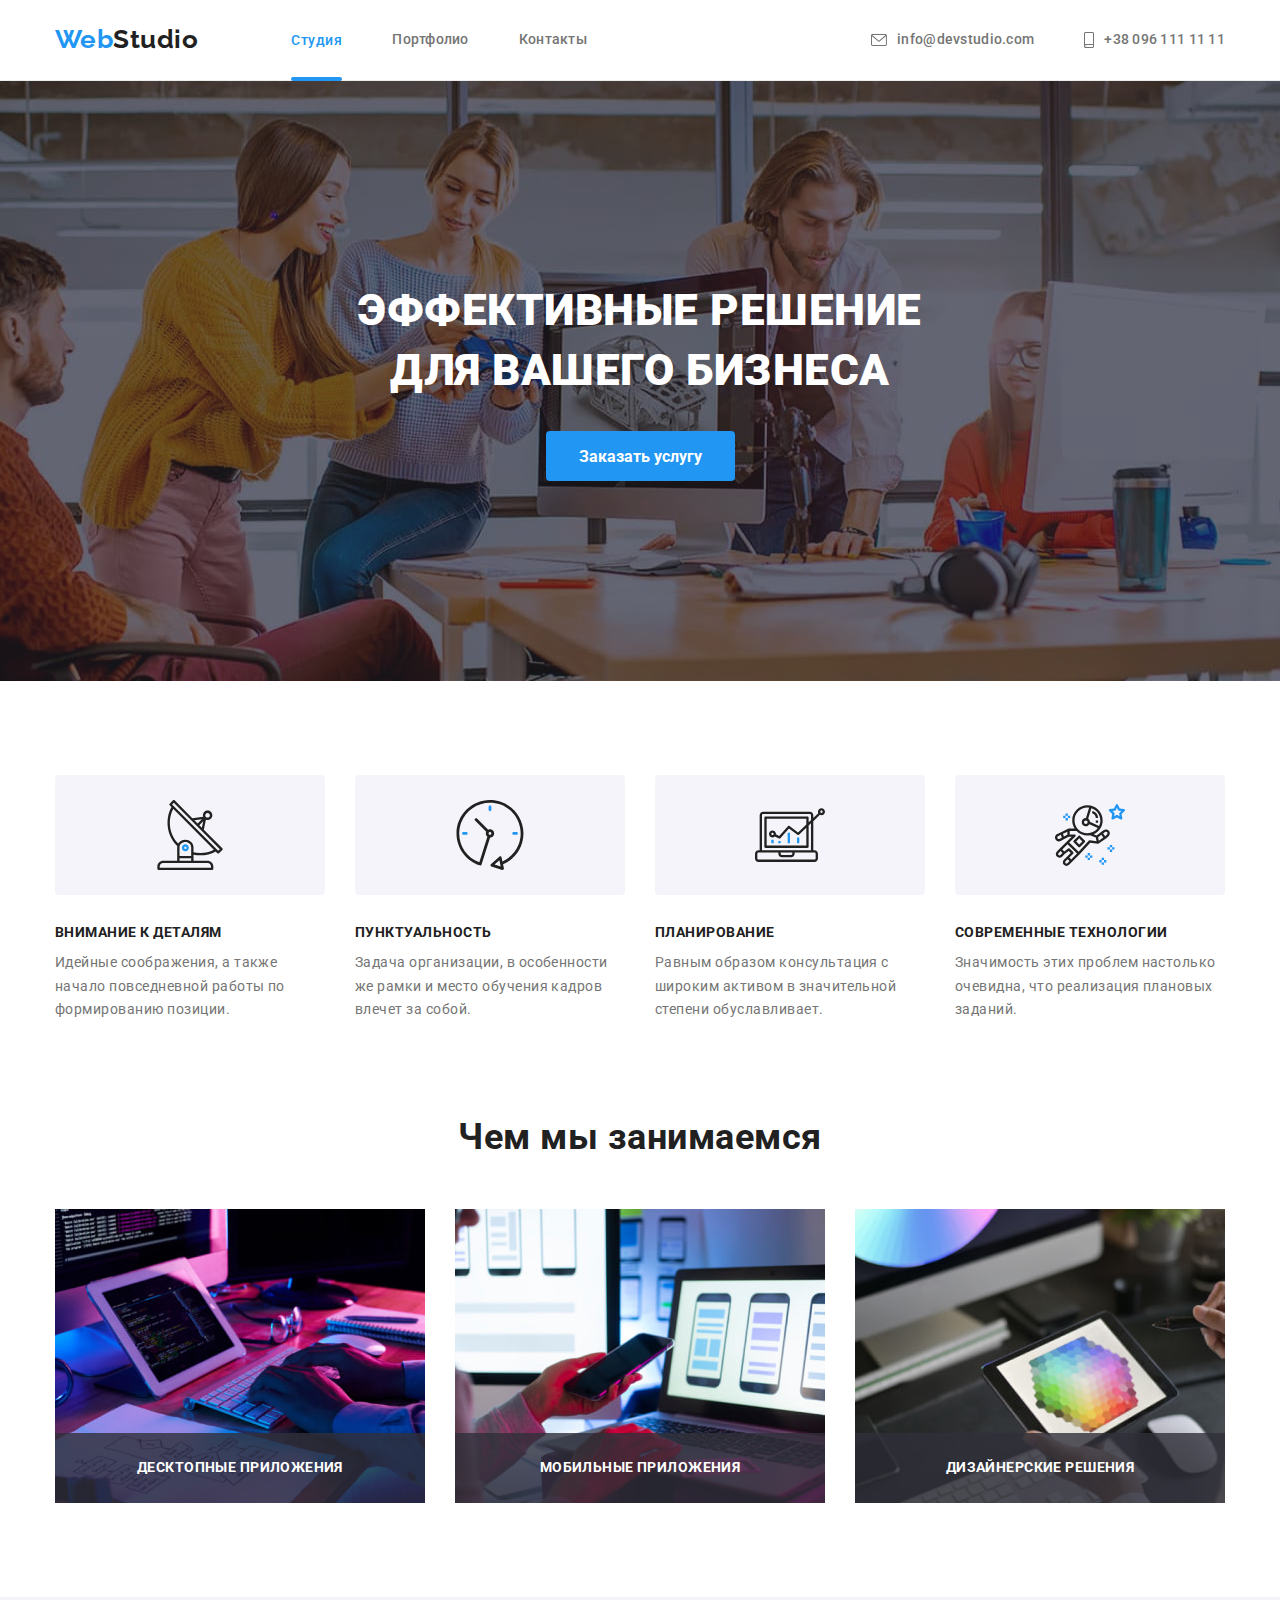
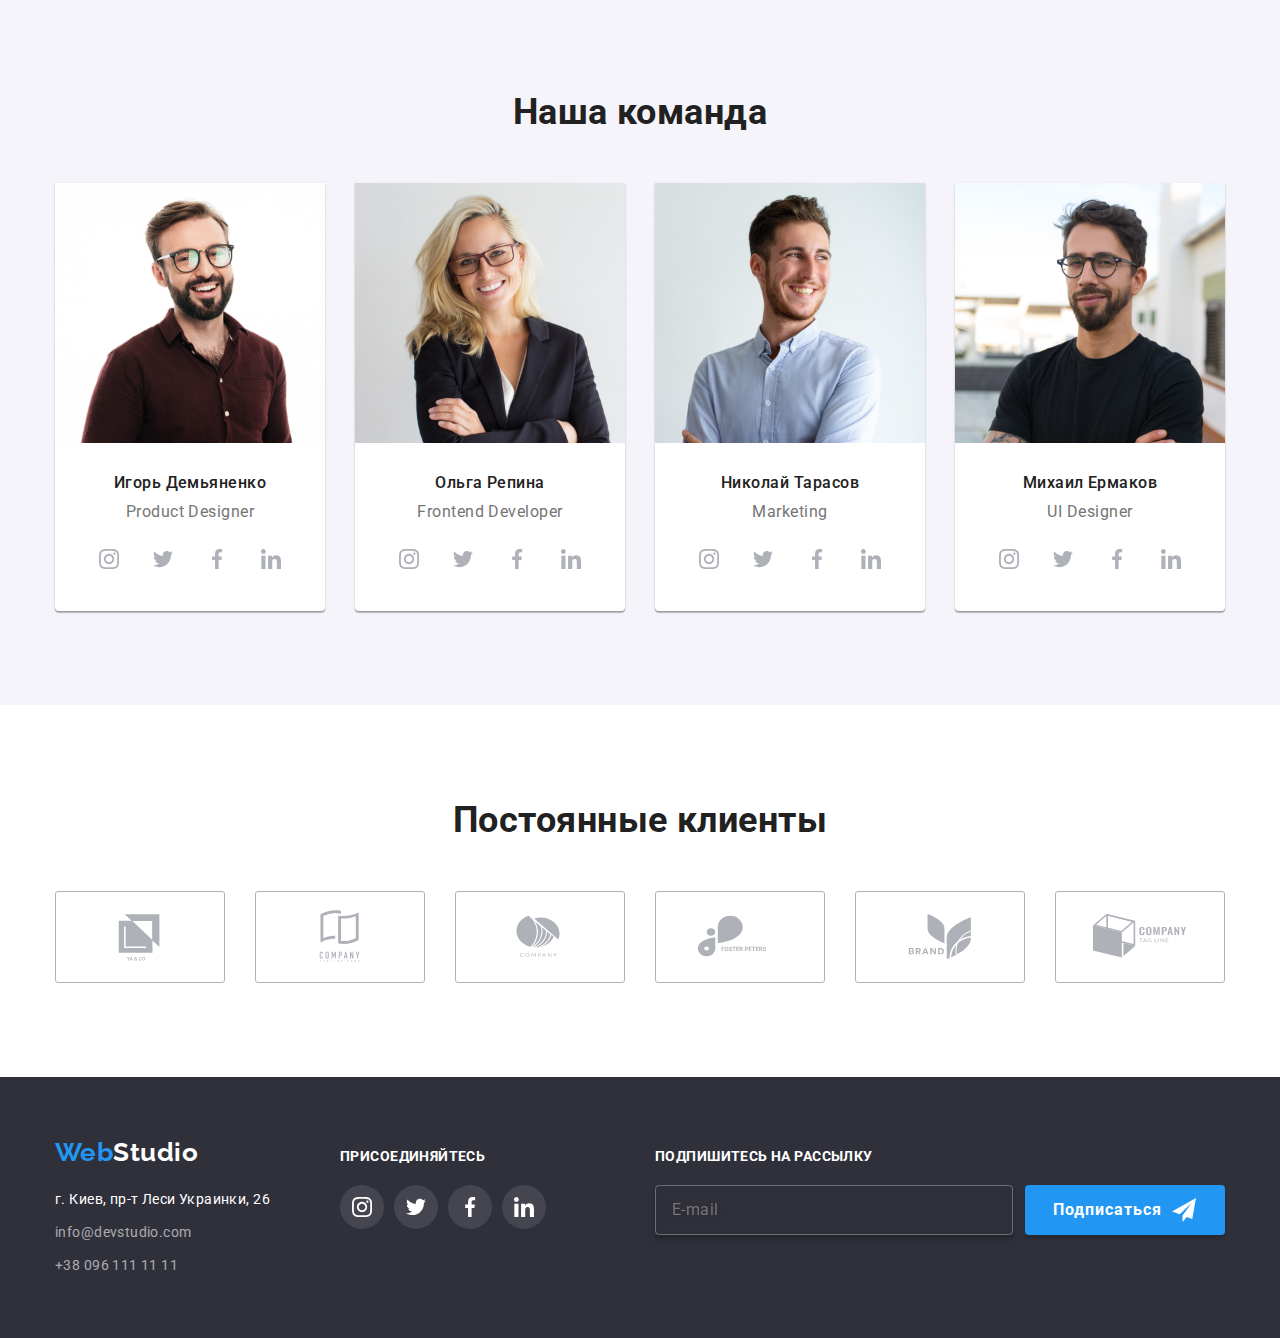
<file: index.html>
<!DOCTYPE html>
<html lang="ru">
<head>
    <meta charset="UTF-8">
    <meta http-equiv="X-UA-Compatible" content="IE=edge">
    <meta name="viewport" content="width=device-width, initial-scale=1.0">
    <title>Homework-1</title>
    <link rel="preconnect" href="https://fonts.googleapis.com">
<link rel="preconnect" href="https://fonts.gstatic.com" crossorigin>
<link href="https://fonts.googleapis.com/css2?family=Raleway:wght@700&family=Roboto:wght@400;500;700;900&display=swap" rel="stylesheet">
<link rel="stylesheet" href="https://cdnjs.cloudflare.com/ajax/libs/modern-normalize/1.1.0/modern-normalize.min.css">   
<link rel="stylesheet" href="./css/main.css">
<link rel="stylesheet" href="./css/styles.css">
</head>
<body>
    <!--Header of website-->
    <header class="header">
        <div class="container nav">
        <nav class="navigation">
            <a class="logo__link" lang="en" href="./index.html">Web<span class="logo-accent">Studio</span></a>
            <ul class="header-list">
                <li class="header__item"><a class="header__studio-link_accent" href="#">Студия</a> </li>
                <li class="header__item"><a class="header__portfolio-link" href="./portfolio.html">Портфолио</a> </li>
                <li class="header__item"><a class="header__contacts-link" href="#">Контакты</a> </li>
            </ul>
            </nav>
        <ul class="header-contacts__list">
            <li class="header-contacts__item">
                <a class="header__mail" href="mailto:info@devstudio.com">
                    <svg class="contacts" width="20" height="20">
                        <use href="./images/img/icons/icons.svg#icon-mail"></use>
                    </svg>info@devstudio.com
                </a>
            </li>
        
            <li class="header-contacts__item">
                <a class="header__tel" href="tel:380961111111">
                <svg class="contacts tel"
                width="20" height="20">
                    <use href="./images/img/icons/icons.svg#phone"></use>
                </svg>+38 096 111 11 11</a></li>
        </ul> 
        </div>
    </header>
    <!--Main content(Hero)-->
    <main class="hero">
    <section class="overlay">
        <div class="container">
        <h1 class="hero-title">ЭФФЕКТИВНЫЕ РЕШЕНИЕ <br>ДЛЯ ВАШЕГО БИЗНЕСА</h1>
        <button class="hero-button"  type="button" data-modal-open>Заказать услугу</button>
       
    <!-- Modal window -->
    <div class="backdrop is-hidden" data-modal>
        <div class="modal">
               <form class="modal-form" autocomplete="on">
                <p class="form-text">Оставьте свои данные, мы вам перезвоним</p>
                <div class="modal-contact-list name" >
                <label class="modal__label">
                        <span class="modal__text">Имя</span>
                        <input class="user__modal" type="name">
                        <span class="modal__icon_accent">
                            <svg class="modal__icon_input" width="12" height="12">
                            <use href="./images/img/icons/icons.svg#icon-person"></use>
                         </svg>
                        </span>
                        
                </label>
               </div>
               <div class="modal-contact-list">
                    <label class="modal__label">
                        <span class="modal__text">Телефон</span>
                        <input class="user__modal" type="phone">
                        <span class="modal__icon_accent">
                            <svg class="modal__icon_input" width="13" height="13">
                            <use href="./images/img/icons/icons.svg#icon-phone-form"></use>
                         </svg>
                            </span>     
                    </label>
                </div>
                <div class="modal-contact-list">
                <label class="modal__label">
                <span class="modal__text">Почта</span>
                <input class="user__modal" type="email">
                <span class="modal__icon_accent">
                    <svg class="modal__icon_input" width="15" height="12">
                            <use href="./images/img/icons/icons.svg#icon-email"></use>
                         </svg>
                </span>
                
                </label>
                </div>
                <label for="modal__label">
                <span class="modal__text-comment">Комментарий</span>
                <textarea class="modal__comment" name="modal-comment" id="" cols="53" rows="6"
                placeholder="Введите текст">
                </textarea>
                </label>
                 <label class="text-checkbox-order">
                         <input class="checkbox-policy" type="checkbox" name="policy" value="policy" />
                        <span class="svg-checkbox"></span> Соглашаюсь с рассылкой и принимаю
                        <a href="#" class="link-policy"> Условия договора </a>
                    </label>
 <button class="modal-close-btn" type="button" data-modal-close>
            <svg class="modal-close-btn-accent" width="11" height="11">
                <use href="./images/img/icons/icons.svg#icon-close"></use>
            </svg>
            </button>
          <button class="modal-btn" type="submit">Отправить</button>
        </form>
           
        </div>
    </div>
 </div>
 </section>
    <section class="section">
        <div class="container">
    <h2 class="visually-hidden">Особенности</h2>
    <ul class="features-list">
        <li class="features__item">
            <div class="benefits">
                <svg  class="benefits__icon">
                    <use href="./images/img/icons/icons.svg#icon-antenna"></use>
                </svg>
            </div>
            <h3 class="features__title">Внимание к деталям</h3>
            <p class="features__text">Идейные соображения, а также начало повседневной работы по формированию позиции.</p>
            </li>
            <li class="features__item">
                <div class="benefits">
                    <svg class="benefits__icon">
                        <use href="./images/img/icons/icons.svg#icon-clock"></use>
                    </svg>
                </div>
                <h3 class="features__title">Пунктуальность</h3>
            <p class="features__text">Задача организации, в особенности же рамки и место обучения кадров влечет за собой.</p>
            </li>
            <li class="features__item">
                <div class="benefits">
                    <svg class="benefits__icon">
                    <use href="./images/img/icons/icons.svg#icon-diagram"></use>
                    </svg>
                </div>
                <h3 class="features__title">Планирование</h3>
            <p class="features__text">Равным образом консультация с широким активом в значительной степени обуславливает.</p>
            </li>
            <li class="features__item">
                <div class="benefits">
                    <svg class="benefits__icon">
                        <use href="./images/img/icons/icons.svg#icon-astronaut"></use>
                    </svg>
                </div>
                <h3 class="features__title">Современные технологии</h3>
            <p class="features__text">Значимость этих проблем настолько очевидна, что реализация плановых заданий.</p>
            </li>
        
    </ul>
    </div>
    </section>  
    <!-- Work section -->
     <section class="section section-work">
        <div class="container">
        <h2 class="section-title">Чем мы занимаемся</h2>
        <ul class="works-list">
            <li class="works__item"><img class="works__img" src="./images/img/img-1-1.jpg" alt="набор текста" width="370" height="294">
                <div class="works-box">
                <p class="works__text"> Десктопные приложения </p>
            </div></li>
            
            <li class="works__item"><img class="works__img" src="./images/img/img-2-2.jpg" alt="разработка мобильного приложения" width="370" height="294">
                <div class="works-box">
                <p class="works__text"> Мобильные приложения </p>
            </div></li>
            
            <li class="works__item"><img class="works__img" src="./images/img/img-3-3.jpg" alt="изучаем цветовую гамму на планшете" width="370" height="294">
                <div class="works-box">
                <p class="works__text"> Дизайнерские решения </p>
            </div></li>
        </ul>
        </div>
    </section>
    <!-- Team section -->
    <section class="section section-team">
        <div class="container">
        <h2 class="section-title">Наша команда</h2>
        <ul class="team-list">
            <li class="team__item"><img class="" src="./images/img/our team/member-ihor.jpg" alt="дизайнер" width="270">
                <div class="initials"><h3 class="team__member">Игорь Демьяненко</h3><p class="team__job" lang="en">Product Designer</p>
                 <ul class="social-list">
                            <li class="social__item">
                                <a class="social__link" href="https://www.instagram.com/"  target="_blank" rel="noopener noreferrer" lang="en" aria-label="Instagram">
                                    <svg class="social__icon" >
                                    <use href="./images/img/icons/sprite.svg#icon-instagram"></use>
                                </svg></a>
                            </li>
                            <li class="social__item">
                                <a class="social__link" href="https://twitter.com/"  target="_blank" rel="noopener noreferrer" lang="en" aria-label="Twitter">
                                    <svg class="social__icon" width="20" heigth="20">
                                        <use href="./images/img/icons/sprite.svg#icon-twitter"></use>
                                    </svg>
                                </a>
                            </li>
                            <li class="social__item">
                                <a class="social__link" href="https://www.facebook.com/"  target="_blank" rel="noopener noreferrer" lang="en" aria-label="Facebook">
                                    <svg class="social__icon" >
                                        <use href="./images/img/icons/sprite.svg#icon-facebook"></use>
                                    </svg>
                                </a>
                            </li>
                            <li class="social__item">
                                <a class="social__link" href="https://www.linkedin.com/"  target="_blank" rel="noopener noreferrer" lang="en" aria-label="LinkedIn">
                                    <svg class="social__icon">
                                        <use href="./images/img/icons/sprite.svg#icon-linkedin"></use>
                                    </svg></a>
                            </li>
                        </ul>
                    </div>
                </li>
            <li class="team__item"><img class="" src="./images/img/our team/member-olha.jpg" alt="разработчик" width="270">
                <div class="initials"><h3 class="team__member">Ольга Репина</h3><p class="team__job" lang="en">Frontend Developer</p>
            <ul class="social-list">
                            <li class="social__item">
                                <a class="social__link" href="https://www.instagram.com/"  target="_blank" rel="noopener noreferrer" lang="en" aria-label="Instagram">
                                    <svg class="social__icon" >
                                    <use href="./images/img/icons/sprite.svg#icon-instagram"></use>
                                </svg></a>
                            </li>
                            <li class="social__item">
                                <a class="social__link" href="https://twitter.com/"  target="_blank" rel="noopener noreferrer" lang="en" aria-label="Twitter">
                                    <svg class="social__icon" width="20" heigth="20">
                                        <use href="./images/img/icons/sprite.svg#icon-twitter"></use>
                                    </svg>
                                </a>
                            </li>
                            <li class="social__item">
                                <a class="social__link" href="https://www.facebook.com/"  target="_blank" rel="noopener noreferrer" lang="en" aria-label="Facebook">
                                    <svg class="social__icon" >
                                        <use href="./images/img/icons/sprite.svg#icon-facebook"></use>
                                    </svg>
                                </a>
                            </li>
                            <li class="social__item">
                                <a class="social__link" href="https://www.linkedin.com/"  target="_blank" rel="noopener noreferrer" lang="en" aria-label="LinkedIn">
                                    <svg class="social__icon">
                                        <use href="./images/img/icons/sprite.svg#icon-linkedin"></use>
                                    </svg></a>
                            </li>
                        </ul>
                    </div></li>
                            <li class="team__item"><img class="" src="./images/img/our team/member-nikolai.jpg" alt="маркетолог" width="270"><div class="initials"><h3 class="team__member">Николай Тарасов</h3><p class="team__job" lang="en">Marketing</p>
                                <ul class="social-list">
                            <li class="social__item">
                                <a class="social__link" href="https://www.instagram.com/"  target="_blank" rel="noopener noreferrer" lang="en" aria-label="Instagram"><svg class="social__icon" >
                                    <use href="./images/img/icons/sprite.svg#icon-instagram"></use>
                                </svg></a>
                            </li>
                            <li class="social__item">
                                <a class="social__link" href="https://twitter.com/"  target="_blank" rel="noopener noreferrer" lang="en" aria-label="Twitter">
                                    <svg class="social__icon" >
                                        <use href="./images/img/icons/sprite.svg#icon-twitter"></use>
                                    </svg>
                                </a>
                            </li>
                            <li class="social__item">
                                <a class="social__link" href="https://www.facebook.com/"  target="_blank" rel="noopener noreferrer" lang="en" aria-label="Facebook">
                                    <svg class="social__icon" >
                                        <use href="./images/img/icons/sprite.svg#icon-facebook"></use>
                                    </svg>
                                </a>
                            </li>
                            <li class="social__item">
                                <a class="social__link" href="https://www.linkedin.com/"  target="_blank" rel="noopener noreferrer" lang="en" aria-label="LinkedIn">
                                    <svg class="social__icon">
                                        <use href="./images/img/icons/sprite.svg#icon-linkedin"></use>
                                    </svg></a>
                            </li>
                        </ul></div></li>
            <li class="team__item"><img class="" src="./images/img/our team/member-mikhail.jpg" alt="графический дизайнер" width="270"><div class="initials"><h3 class="team__member">Михаил Ермаков</h3><p class="team__job" lang="en">UI Designer</p>
            <ul class="social-list">
                            <li class="social__item">
                                <a class="social__link" href="https://www.instagram.com/"  target="_blank" rel="noopener noreferrer" lang="en" aria-label="Instagram"><svg class="social__icon" >
                                    <use href="./images/img/icons/sprite.svg#icon-instagram"></use>
                                </svg></a>
                            </li>
                            <li class="social__item">
                                <a class="social__link" href="https://twitter.com/"  target="_blank" rel="noopener noreferrer" lang="en" aria-label="Twitter">
                                    <svg class="social__icon" >
                                        <use href="./images/img/icons/sprite.svg#icon-twitter"></use>
                                    </svg>
                                </a>
                            </li>
                            <li class="social__item">
                                <a class="social__link" href="https://www.facebook.com/"  target="_blank" rel="noopener noreferrer" lang="en" aria-label="Facebook">
                                    <svg class="social__icon" >
                                        <use href="./images/img/icons/sprite.svg#icon-facebook"></use>
                                    </svg>
                                </a>
                            </li>
                            <li class="social__item">
                                <a class="social__link" href="https://www.linkedin.com/"  target="_blank" rel="noopener noreferrer" lang="en" aria-label="LinkedIn">
                                    <svg class="social__icon">
                                        <use href="./images/img/icons/icons.svg#icon-linkedin"></use>
                                    </svg></a>
                            </li>
                        </ul>
                    </div>
                </li>
        </ul>
        </div>
    </section>
    <!-- Permanent clients -->
    <section class="section">
        <div class="container">
        <h2 class="section-title">
            Постоянные клиенты
        </h2>
        <ul class="clients">
            <li class="clients__item">
                <a href="" class="clients__link">
                    <svg class="clients__icon">
                        <use href="./images/img/icons/icons.svg#icon-logo"></use>
                    </svg>
                </a>
            </li>
            <li class="clients__item">
                <a href="" class="clients__link">
                    <svg class="clients__icon">
                        <use href="./images/img/icons/icons.svg#icon-logo1"></use>
                    </svg>
                </a>
            </li>
            <li class="clients__item">
                <a href="" class="clients__link">
                    <svg class="clients__icon">
                        <use href="./images/img/icons/icons.svg#icon-logo2"></use>
                    </svg>
                </a>
            </li>
            <li class="clients__item">
                <a href="" class="clients__link">
                    <svg class="clients__icon">
                        <use href="./images/img/icons/icons.svg#icon-logo3"></use>
                    </svg>
                </a>
            </li>
            <li class="clients__item">
                <a href="" class="clients__link">
                    <svg class="clients__icon">
                        <use href="./images/img/icons/icons.svg#icon-logo4"></use>
                    </svg>
                </a>
            </li>
            <li class="clients__item">
                <a href="" class="clients__link">
                    <svg class="clients__icon">
                        <use href="./images/img/icons/icons.svg#icon-logo5"></use>
                    </svg>
                </a>
            </li>
        </ul>
        </div>
    </section>
    </main>
    <!--Footer of website-->
     <footer class="footer">
        <div class="container footer-container">
            <div class="footer-contacts">
            <a class="footer-logo-link" lang="en" href="./index.html">Web<span class="logo-color">Studio</span></a>
        <address class="footer-address">
                <ul class="footer__list">
                    <li class="footer__item"><a class="footer-address" href="https://www.google.com.ua/maps/place/%D0%B1%D1%83%D0%BB.+%D0%9B%D0%B5%D1%81%D0%B8+%D0%A3%D0%BA%D1%80%D0%B0%D0%B8%D0%BD%D0%BA%D0%B8,+26,+%D0%9A%D0%B8%D0%B5%D0%B2,+02000/@50.4265336,30.5391,18.04z/data=!4m5!3m4!1s0x40d4cf0e033ecbe9:0x57a4dffefec77da0!8m2!3d50.4265807!4d30.5383858?hl=ru"
                ></a>г. Киев, пр-т Леси Украинки, 26</li>
                    <li class="footer__item"><a class="footer__mail" href="mailto:info@devstudio.com">info@devstudio.com</a></li>
                    <li class="footer__item"><a class="footer__tel" href="tel:380961111111">+38 096 111 11 11</a></li>
                </ul>
            </div>
        </address>
        
            <div class="foot-social">
                <h3 class="footer-title">присоединяйтесь</h3>
                  <ul class="social-list">
                    <li class="social__item f">
                        <a class="social__link f" href="https://www.instagram.com/" target="_blank" rel="noopener noreferrer" lang="en"
                        aria-label="Instagram">
                        <svg class="social__icon f" width="20" height="20">
                        <use href="./images/img/icons/icons.svg#icon-instagram"></use>
                        </svg>
                        </a>
                    </li>
                    <li class="social__item f">
                <a class="social__link f" href="https://twitter.com/" target="_blank" rel="noopener noreferrer" lang="en"
                    aria-label="Twitter">
                    <svg class="social__icon f" width="20" height="20">
                        <use href="./images/img/icons/icons.svg#icon-twitter"></use>
                    </svg>
                </a>
                    </li>
                    <li class="social__item f">
                <a class="social__link f" href="https://www.facebook.com/" target="_blank" rel="noopener noreferrer" lang="en"
                    aria-label="Facebook">
                    <svg class="social__icon f" width="20" height="20">
                        <use href="./images/img/icons/icons.svg#icon-facebook"></use>
                    </svg></a>
                    </li>
                    <li class="social__item f">
                <a class="social__link f" href="https://www.linkedin.com/" target="_blank" rel="noopener noreferrer" lang="en"
                    aria-label="LinkedIn" > 
                    <svg class="social__icon f" width="20" height="20">
                        <use href="./images/img/icons/icons.svg#icon-linkedin"></use>
                    </svg>
                </a>
                    </li>
                </ul>
            </div>
<div class="footer-subscribe">
            <p class="footer-title">Подпишитесь на рассылку</p>
            <form class="footer-form">
              <div class="footer__mail-form">
              <label class="lable-mail">
                <input class="input__mail" type="email" name="mail" placeholder="E-mail">
              </label>
              </div>
              <button class="footer-btn" type="submit">Подписаться
                <svg class="footer__icon-btn" width="24" height="24">
                  <use href="./images/img/icons/icons.svg#icon-sendmail"></use>
                </svg>
              </button>
            </form>
          </div>

        </div>
    </footer>
    <script src="./js/modal.js"></script>
</body>
</html>
</file>
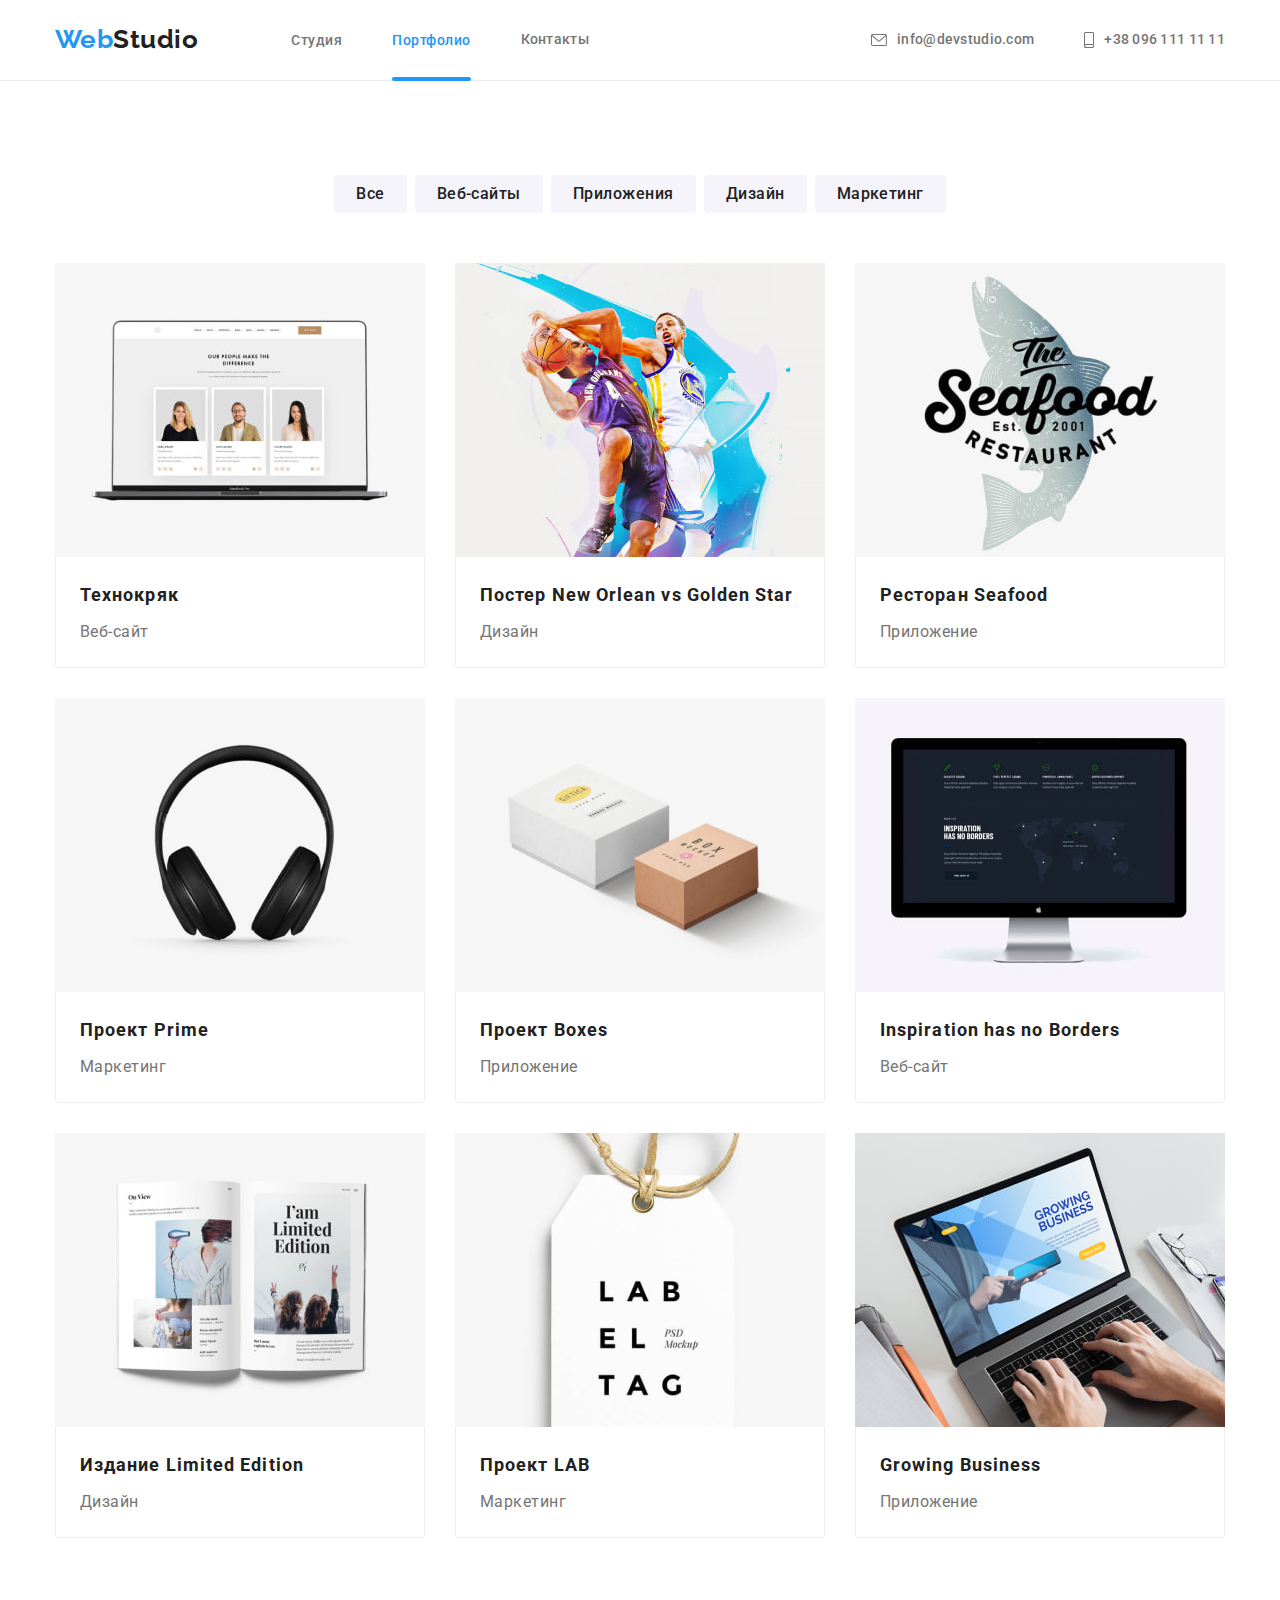
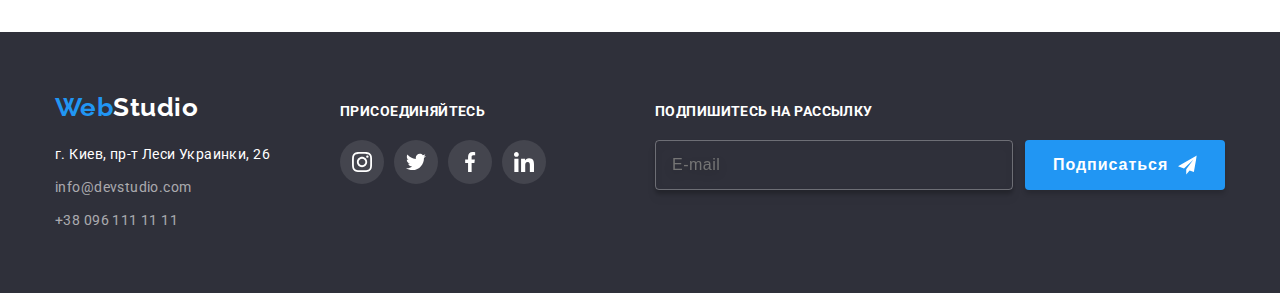
<file: portfolio.html>
<!DOCTYPE html>
<html lang="ru">
  <head>
    <meta charset="UTF-8" />
    <meta http-equiv="X-UA-Compatible" content="IE=edge" />
    <meta name="viewport" content="width=device-width, initial-scale=1.0" />
    <title>Portfolio</title>
    <link rel="preconnect" href="https://fonts.googleapis.com" />
    <link rel="preconnect" href="https://fonts.gstatic.com" crossorigin />
    <link
      href="https://fonts.googleapis.com/css2?family=Raleway:wght@700&family=Roboto:wght@400;500;700;900&display=swap"
      rel="stylesheet"
    />
    <link rel="stylesheet" href="./css/main.css">
    <link rel="stylesheet" href="./css/styles.css" />
  </head>
  <body>
    <header class="header">
      <div class="container nav">
        <nav class="navigation">
          <a class="logo__link" lang="en" href="./index.html"
            >Web<span class="logo-accent">Studio</span></a
          >
          <ul class="header-list">
            <li class="header__item">
              <a class="header-studio__link" href="./index.html">Студия</a>
            </li>
            <li class="header__item"><a class="header__portfolio-link_accent" href="#">Портфолио</a></li>
            <li class="header__item"><a class="header__contacts-link" href="#">Контакты</a></li>
          </ul>
        </nav>
        <ul class="header-contacts__list">
          <li class="header-contacts__item">
            <a class="header__mail" href="mailto:info@devstudio.com">
              <svg class="contacts" width="20" height="20">
                        <use href="./images/img/icons/icons.svg#icon-mail"></use>
                    </svg>
              info@devstudio.com</a>
          </li>
          <li class="header-contacts__item">
            <a class="header__tel" href="tel:380961111111">
              <svg class="contacts tel"
                width="20" height="20">
                    <use href="./images/img/icons/icons.svg#phone"></use>
                </svg>+38 096 111 11 11</a>
          </li>
        </ul>
      </div>
    </header>
    <!-- Main content -->
    <main class="portfolio-content">
      <section class="section">
        <div class="container portfolio-сontainer">
          <h1 class="visually-hidden">Портфолио</h1>
          <ul class="portfolio__list-buttons">
            <li class="filter__item">
              <button class="filter__button" type="button">Все</button>
            </li>
            <li class="filter__item">
              <button class="filter__button" type="button">Веб-сайты</button>
            </li>
            <li class="filter__item">
              <button class="filter__button" type="button">Приложения</button>
            </li>
            <li class="filter__item">
              <button class="filter__button" type="button">Дизайн</button>
            </li>
            <li class="filter__item">
              <button class="filter__button" type="button">Маркетинг</button>
            </li>
          </ul>
          <ul class="portfolio">
            <li class="portfolio__item">
              <a href="" class="portfolio__link">
                <div class="overlay__item">
              <img
                class="portfolio__item-img"
                src="./images/img/works presentation/img.jpg"
                alt="интернет-магазин"
                width="370"
                height="294"
              />
              <div class="portfolio-overlay">
                <p class="portfolio__desciption">Ресурс предлагает комплексные предложения с разным уровнем функционала и сервисов. Все это позволит посетителю получить исчерпывающие сведения о компании или частном лице.</p>
              </div>
              </div>
              <div class="port-title">
                <h2 class="porfolio-title">Технокряк</h2>
                <p class="portfolio__text">Веб-сайт</p>
              </div>
              
              </a>
              
            </li>
            <li class="portfolio__item">
              <a href="" class="portfolio-link">
                <div class="overlay__item">
              <img
                class="portfolio__item-img"
                src="./images/img/works presentation/img (1).jpg"
                alt="Постер баскетбольных команд"
                width="370"
                height="294"
              />
              <div class="portfolio-overlay">
                <p class="portfolio__desciption">Ресурс предлагает комплексные предложения с разным уровнем функционала и сервисов. Все это позволит посетителю получить исчерпывающие сведения о компании или частном лице.</p>
              </div>
              </div>
              <div class="port-title">
                <h2 class="porfolio-title">Постер New Orlean vs Golden Star</h2>
                <p class="portfolio__text">Дизайн</p>
              </div>
              </a>
            </li>
            <li class="portfolio__item">
              <a href="" class="portfolio__link">
                <div class="overlay__item">
              <img
                class="portfolio__item-img"
                src="./images/img/works presentation/img (2).jpg"
                alt="Ресторан морской кухни"
                width="370"
                height="294"
              />
              <div class="portfolio-overlay">
                <p class="portfolio__desciption">Ресурс предлагает комплексные предложения с разным уровнем функционала и сервисов. Все это позволит посетителю получить исчерпывающие сведения о компании или частном лице.</p>
              </div>
                </div>
              <div class="port-title">
                <h2 class="porfolio-title">Ресторан Seafood</h2>
                <p class="portfolio__text">Приложениe</p>
              </div>
              </a>
            </li>
            <li class="portfolio__item">
              <a href="" class="portfolio__link">
                <div class="overlay__item">
              <img
                class="portfolio__item-img"
                src="./images/img/works presentation/img (3).jpg"
                alt="Наушники"
                width="370"
                height="294"
              />
              <div class="portfolio-overlay">
                <p class="portfolio__desciption">Ресурс предлагает комплексные предложения с разным уровнем функционала и сервисов. Все это позволит посетителю получить исчерпывающие сведения о компании или частном лице.</p>
              </div>
                </div>
              <div class="port-title">
                <h2 class="porfolio-title">Проект Prime</h2>
                <p class="portfolio__text">Маркетинг</p>
              </div>
              </a>
            </li>
            <li class="portfolio__item">
              <a href="" class="portfolio__link">
                <div class="overlay__item">
              <img
                class="portfolio__item-img"
                src="./images/img/works presentation/img (4).jpg"
                alt="приложение проект boxes"
                width="370"
                height="294"
              />
              <div class="portfolio-overlay">
                <p class="portfolio__desciption">Ресурс предлагает комплексные предложения с разным уровнем функционала и сервисов. Все это позволит посетителю получить исчерпывающие сведения о компании или частном лице.</p>
              </div>
                </div>
              <div class="port-title">
                <h2 class="porfolio-title">Проект Boxes</h2>
                <p class="portfolio__text">Приложениe</p>
              </div>
              </a>
            </li>
            <li class="portfolio__item">
              <a href="" class="portfolio__link">
                <div class="overlay__item">
              <img
                class="portfolio__item-img"
                src="./images/img/works presentation/img (5).jpg"
                alt="Веб-сайт"
                width="370"
                height="294"
              />
              <div class="portfolio-overlay">
                <p class="portfolio__desciption">Ресурс предлагает комплексные предложения с разным уровнем функционала и сервисов. Все это позволит посетителю получить исчерпывающие сведения о компании или частном лице.</p>
              </div>
                </div>
              <div class="port-title">
                <h2 class="porfolio-title">Inspiration has no Borders</h2>
                <p class="portfolio__text">Веб-сайт</p>
              </div>
              </a>
            </li>
            <li class="portfolio__item">
              <a href="" class="portfolio__link">
                <div class="overlay__item">
              <img
                class="portfolio__item-img"
                src="./images/img/works presentation/img (6).jpg"
                alt="Издание книг"
                width="370"
                height="294"
              />
              <div class="portfolio-overlay">
                <p class="portfolio__desciption">Ресурс предлагает комплексные предложения с разным уровнем функционала и сервисов. Все это позволит посетителю получить исчерпывающие сведения о компании или частном лице.</p>
              </div>
                </div>
              <div class="port-title">
                <h2 class="porfolio-title">Издание Limited Edition</h2>
                <p class="portfolio__text">Дизайн</p>
              </div>
              </a>
            </li>
            <li class="portfolio__item">
              <a href="" class="portfolio__link">
                <div class="overlay__item">
              <img
                class="portfolio__item-img"
                src="./images/img/works presentation/img (7).jpg"
                alt="проект лабораторий"
                width="370"
                height="294"
              />
              <div class="portfolio-overlay">
                <p class="portfolio__desciption">Ресурс предлагает комплексные предложения с разным уровнем функционала и сервисов. Все это позволит посетителю получить исчерпывающие сведения о компании или частном лице.</p>
              </div>
                </div>
              <div class="port-title">
                <h2 class="porfolio-title">Проект LAB</h2>
                <p class="portfolio__text">Маркетинг</p>
              </div>
              </a>
            </li>
            <li class="portfolio__item">
              <a href="" class="portfolio__link">
                <div class="overlay__item">
              <img
                class="portfolio__item-img"
                src="./images/img/works presentation/img (8).jpg"
                alt="приложение для бизнеса"
                width="370"
                height="294"
              />
              <div class="portfolio-overlay">
                <p class="portfolio__desciption">Ресурс предлагает комплексные предложения с разным уровнем функционала и сервисов. Все это позволит посетителю получить исчерпывающие сведения о компании или частном лице.</p>
              </div>
                </div>
              <div class="port-title">
                <h2 class="porfolio-title">Growing Business</h2>
                <p class="portfolio__text">Приложение</p>
              </div>
              </a>
            </li>
          </ul>
        </div>
      </section>
    </main>
    <!-- Footer of portfolio -->
    <footer class="footer">
        <div class="container footer-container">
            <div class="footer-contacts">
            <a class="footer-logo-link" lang="en" href="./index.html">Web<span class="logo-color">Studio</span></a>
        <address class="footer-address">
                <ul class="footer__list">
                    <li class="footer__item"><a class="footer-address" href="https://www.google.com.ua/maps/place/%D0%B1%D1%83%D0%BB.+%D0%9B%D0%B5%D1%81%D0%B8+%D0%A3%D0%BA%D1%80%D0%B0%D0%B8%D0%BD%D0%BA%D0%B8,+26,+%D0%9A%D0%B8%D0%B5%D0%B2,+02000/@50.4265336,30.5391,18.04z/data=!4m5!3m4!1s0x40d4cf0e033ecbe9:0x57a4dffefec77da0!8m2!3d50.4265807!4d30.5383858?hl=ru"
                ></a>г. Киев, пр-т Леси Украинки, 26</li>
                    <li class="footer__item"><a class="footer__mail" href="mailto:info@devstudio.com">info@devstudio.com</a></li>
                    <li class="footer__item"><a class="footer__tel" href="tel:380961111111">+38 096 111 11 11</a></li>
                </ul>
            </div>
        </address>
        
            <div class="foot-social">
                <h3 class="footer-title">присоединяйтесь</h3>
                  <ul class="social-list">
                    <li class="social__item f">
                        <a class="social__link f" href="https://www.instagram.com/" target="_blank" rel="noopener noreferrer" lang="en"
                        aria-label="Instagram">
                        <svg class="social__icon f" width="20" height="20">
                        <use href="./images/img/icons/icons.svg#icon-instagram"></use>
                        </svg>
                        </a>
                    </li>
                    <li class="social__item f">
                <a class="social__link f" href="https://twitter.com/" target="_blank" rel="noopener noreferrer" lang="en"
                    aria-label="Twitter">
                    <svg class="social__icon f" width="20" height="20">
                        <use href="./images/img/icons/icons.svg#icon-twitter"></use>
                    </svg>
                </a>
                    </li>
                    <li class="social__item f">
                <a class="social__link f" href="https://www.facebook.com/" target="_blank" rel="noopener noreferrer" lang="en"
                    aria-label="Facebook">
                    <svg class="social__icon f" width="20" height="20">
                        <use href="./images/img/icons/icons.svg#icon-facebook"></use>
                    </svg></a>
                    </li>
                    <li class="social__item f">
                <a class="social__link f" href="https://www.linkedin.com/" target="_blank" rel="noopener noreferrer" lang="en"
                    aria-label="LinkedIn" > 
                    <svg class="social__icon f" width="20" height="20">
                        <use href="./images/img/icons/icons.svg#icon-linkedin"></use>
                    </svg>
                </a>
                    </li>
                </ul>
            </div>
<div class="footer-subscribe">
            <p class="footer-title">Подпишитесь на рассылку</p>
            <form class="footer-form">
              <div class="footer__mail-form">
              <label class="lable-mail">
                <input class="input__mail" type="email" name="mail" placeholder="E-mail">
              </label>
              </div>
              <button class="footer-btn" type="submit">Подписаться
                <svg class="footer__icon-btn" width="24" height="24">
                  <use href="./images/img/icons/icons.svg#icon-sendmail"></use>
                </svg>
              </button>
            </form>
          </div>


        
    </footer>
  </body>
</html>
</file>
<file: css/main.css>
:root {
  --main-text-color: #757575;
  --title-color: #212121;
  --hero-color: #ffffff;
  --accent-color: #2196f3;
  --border-color: #ececec;
  --footer-color: #2f303a;
  --transition-duration: 250ms;
  --transition-timing-function: cubic-bezier(0.4, 0, 0.2, 1);
  --background-modal: rgba(0, 0, 0, 0.2);
}

.visually-hidden {
  position: absolute;
  width: 1px;
  height: 1px;
  margin: -1px;
  border: 0;
  padding: 0;
  clip: rect(0 0 0 0);
  overflow: hidden;
  white-space: nowrap;
  -webkit-clip-path: inset(50%);
          clip-path: inset(50%);
  visibility: hidden;
}

body {
  margin: 0;
  font-family: "Roboto", sans-serif;
  font-style: normal;
  font-weight: 400;
  color: var(--title-color);
  letter-spacing: 0.03em;
}

html {
  -webkit-box-sizing: border-box;
          box-sizing: border-box;
}

*,
*::before,
*::after {
  -webkit-box-sizing: inherit;
          box-sizing: inherit;
}

img {
  display: block;
  max-width: 100%;
  height: auto;
}

a {
  -webkit-text-decoration-line: none;
          text-decoration-line: none;
}

ul {
  list-style: none;
  padding-left: 0;
}

h1,
h2,
h3,
p,
ul {
  margin-top: 0;
  margin-bottom: 0;
}

input,
textarea {
  outline: none;
}

.hero-button {
  text-align: center;
  border-radius: 4px;
  height: 50px;
  padding: 10px 32px;
  border: 1px solid transparent;
  font-weight: 700;
  font-size: 16px;
  line-height: 1.88;
  cursor: pointer;
  background-color: var(--accent-color);
  color: var(--hero-color);
}

.modal-btn {
  -webkit-box-shadow: 0px 4px 4px rgba(0, 0, 0, 0.15);
          box-shadow: 0px 4px 4px rgba(0, 0, 0, 0.15);
  border-radius: 4px;
  height: 50px;
  padding: 10px 55px;
  border: 1px solid transparent;
  font-weight: 700;
  font-size: 16px;
  line-height: 1.88;
  cursor: pointer;
  background-color: var(--accent-color);
  color: var(--hero-color);
}

.modal-close-btn {
  position: absolute;
  top: 8px;
  right: 8px;
  display: -webkit-box;
  display: -ms-flexbox;
  display: flex;
  width: 30px;
  height: 30px;
  -webkit-box-pack: center;
      -ms-flex-pack: center;
          justify-content: center;
  -webkit-box-align: center;
      -ms-flex-align: center;
          align-items: center;
  background-color: var(--hero-color);
  border: 1px solid rgba(0, 0, 0, 0.1);
  border-radius: 50%;
  cursor: pointer;
}
.modal-close-btn:hover {
  fill: var(--accent-color);
}

.footer-btn {
  display: -webkit-box;
  display: -ms-flexbox;
  display: flex;
  -webkit-box-align: center;
      -ms-flex-align: center;
          align-items: center;
  text-align: center;
  padding: 10px 28px;
  width: 200px;
  height: 50px;
  font-weight: 700;
  font-size: 16px;
  line-height: 1.88;
  letter-spacing: 0.06em;
  color: var(--hero-color);
  background: var(--accent-color);
  border: none;
  -webkit-box-shadow: 0px 4px 4px rgba(0, 0, 0, 0.15);
          box-shadow: 0px 4px 4px rgba(0, 0, 0, 0.15);
  border-radius: 4px;
}

.footer__icon-btn {
  margin-left: 10px;
  top: 10;
  right: 0;
  -webkit-transform: translateY(0);
          transform: translateY(0);
}

.filter__button {
  -webkit-transition: color var(--transition-duration) var(--transition-timing-function), background-color var(--transition-duration) var(--transition-timing-function), -webkit-box-shadow var(--transition-duration) var(--transition-timing-function);
  transition: color var(--transition-duration) var(--transition-timing-function), background-color var(--transition-duration) var(--transition-timing-function), -webkit-box-shadow var(--transition-duration) var(--transition-timing-function);
  transition: color var(--transition-duration) var(--transition-timing-function), background-color var(--transition-duration) var(--transition-timing-function), box-shadow var(--transition-duration) var(--transition-timing-function);
  transition: color var(--transition-duration) var(--transition-timing-function), background-color var(--transition-duration) var(--transition-timing-function), box-shadow var(--transition-duration) var(--transition-timing-function), -webkit-box-shadow var(--transition-duration) var(--transition-timing-function);
  display: -webkit-box;
  display: -ms-flexbox;
  display: flex;
  -webkit-box-pack: center;
      -ms-flex-pack: center;
          justify-content: center;
  -webkit-box-align: center;
      -ms-flex-align: center;
          align-items: center;
  border-radius: 4px;
  padding: 6px 22px;
  background-color: #f5f4fa;
  border: rgba(0, 0, 0, 0.25);
  font-family: inherit;
  font-weight: 500;
  font-size: 16px;
  line-height: 1.63;
  cursor: pointer;
  letter-spacing: 0.03em;
  color: var(--title-color);
}
.filter__button:hover, .filter__button:focus {
  color: var(--hero-color);
  background-color: var(--accent-color);
  -webkit-box-shadow: 0px 3px 1px rgba(0, 0, 0, 0.1), 0px 1px 2px rgba(0, 0, 0, 0.08), 0px 2px 2px rgba(0, 0, 0, 0.12);
          box-shadow: 0px 3px 1px rgba(0, 0, 0, 0.1), 0px 1px 2px rgba(0, 0, 0, 0.08), 0px 2px 2px rgba(0, 0, 0, 0.12);
  border-radius: 4px;
}

.portfolio__list-buttons {
  display: -webkit-box;
  display: -ms-flexbox;
  display: flex;
  -webkit-box-pack: center;
      -ms-flex-pack: center;
          justify-content: center;
}

.filter__item {
  margin-right: 8px;
}

.filter__item:last-child {
  margin-right: 0;
}

.container {
  width: 1200px;
  padding-left: 15px;
  padding-right: 15px;
  margin-left: auto;
  margin-right: auto;
}

.section {
  padding-top: 94px;
  padding-bottom: 94px;
}

.social-list {
  display: -webkit-box;
  display: -ms-flexbox;
  display: flex;
  -webkit-box-pack: center;
      -ms-flex-pack: center;
          justify-content: center;
  margin-right: 10px;
}
.social-list:last-child {
  margin-right: 0;
}

.social__item {
  margin-right: 10px;
  width: 44px;
  height: 44px;
}
.social__item:last-child {
  margin-right: 0;
}

.social__link {
  width: 100%;
  height: 100%;
  display: -webkit-box;
  display: -ms-flexbox;
  display: flex;
  -webkit-box-pack: center;
      -ms-flex-pack: center;
          justify-content: center;
  -webkit-box-align: center;
      -ms-flex-align: center;
          align-items: center;
  color: #afb1b8;
}
.social__link:hover, .social__link:focus, .social__link.f:hover, .social__link.f:focus {
  border-radius: 50%;
  background-color: #2196f3;
  color: #ffffff;
}

.social__icon {
  width: 20px;
  height: 20px;
  background-position: center;
  fill: currentColor;
}
.social__icon:last-child {
  margin-right: 0;
}

.social__item.f {
  margin-right: 10px;
}

.social__item.f:last-child {
  margin-right: 0;
}

.contacts {
  width: 16px;
  height: 12px;
  margin-right: 10px;
  fill: currentColor;
}

.contacts.tel {
  width: 10px;
  height: 16px;
}

.contacts:hover {
  color: var(--accent-color);
}

.contacts:focus {
  color: var(--accent-color);
}

.backdrop {
  position: fixed;
  top: 0;
  left: 0;
  width: 100%;
  height: 100%;
  z-index: 1;
  background-color: var(--background-modal);
  opacity: 1;
  visibility: visible;
  pointer-events: initial;
  -webkit-transition: opacity var(--transition-duration) var(--transition-timing-function), visibility var(--transition-duration) var(--transition-timing-function);
  transition: opacity var(--transition-duration) var(--transition-timing-function), visibility var(--transition-duration) var(--transition-timing-function);
}
.backdrop.is-hidden {
  opacity: 0;
  visibility: hidden;
  pointer-events: none;
}

.text-checkbox-order {
  display: -webkit-box;
  display: -ms-flexbox;
  display: flex;
  -webkit-box-pack: center;
      -ms-flex-pack: center;
          justify-content: center;
  -webkit-box-align: center;
      -ms-flex-align: center;
          align-items: center;
  margin-left: 12px;
  margin-right: 12px;
  margin-bottom: 30px;
  font-weight: 400;
  font-size: 14px;
  line-height: 1.71;
  letter-spacing: 0.03;
  color: var(--main-text-color);
}

.checkbox-policy {
  -webkit-appearance: none;
     -moz-appearance: none;
          appearance: none;
  position: absolute;
}

.svg-checkbox {
  display: inline-block;
  width: 16px;
  height: 15px;
  border: 2px solid var(--title-color);
  border-radius: 4px;
  margin-right: 7px;
  -webkit-transition: var(--transition-duration);
  transition: var(--transition-duration);
  -webkit-transition-timing-function: var(--transition-timing-function);
          transition-timing-function: var(--transition-timing-function);
}

.checkbox-policy:checked + .svg-checkbox {
  border-color: transparent;
  background-color: var(--accent-color);
  background-image: url(../images/img/icons/icon-checkboxmain.svg);
  background-size: contain;
  background-origin: border-box;
}

.checkbox-policy:focus + .svg-checkbox {
  border-color: var(--accent-color);
}

.link-policy {
  text-decoration: underline;
  color: var(--accent-color);
}

.header {
  border-bottom: 1px solid #ececec;
}

.navigation,
.logo__link,
.header-list,
.header-contacts__list {
  display: -webkit-box;
  display: -ms-flexbox;
  display: flex;
  -webkit-box-align: center;
      -ms-flex-align: center;
          align-items: center;
}

.nav {
  display: -webkit-box;
  display: -ms-flexbox;
  display: flex;
}

.header-list .header__item,
.header-contacts__list .header-contacts__item {
  margin-right: 50px;
}

.header-list .header__item:last-child {
  margin-right: 0;
}

.header-contacts__list .header-contacts__item:last-child {
  margin-right: 0;
}

.header-contacts__list {
  margin-left: auto;
}

.logo__link {
  margin-right: 93px;
  padding-top: 24px;
  padding-bottom: 25px;
}

.logo__link,
.footer-logo-link {
  font-family: "Raleway";
  font-style: normal;
  font-weight: 700;
  font-size: 26px;
  line-height: 1.19;
  color: var(--accent-color);
}

.logo-accent,
.logo-color {
  color: var(--title-color);
}

.header__studio-link,
.header__portfolio-link,
.header__contacts-link,
.header__mail,
.header__tel {
  -webkit-transition: color var(--transition-duration) var(--transition-timing-function);
  transition: color var(--transition-duration) var(--transition-timing-function);
  -webkit-box-align: center;
      -ms-flex-align: center;
          align-items: center;
  display: -webkit-box;
  display: -ms-flexbox;
  display: flex;
  padding-top: 32px;
  padding-bottom: 32px;
  font-weight: 500;
  font-size: 14px;
  line-height: 1.14;
  letter-spacing: 0.02em;
  color: var(--main-text-color);
}

.header-contacts__link,
.header-portfolio__link {
  color: var(--title-color);
}

.header-list .header__item:last-child {
  margin-left: auto;
}

.header-studio__link:hover,
.header-studio__link:focus {
  color: var(--accent-color);
}

.header__studio-link_accent {
  color: var(--accent-color);
}

.header-portfolio-link:hover,
.header-portfolio-link:focus {
  color: var(--accent-color);
}

.header__contacts-link:hover,
.header-contacts-link:focus {
  color: var(--accent-color);
}

.header__mail:hover,
.header__mail:focus {
  color: var(--accent-color);
}

.header__tel:hover,
.header__tel:focus {
  color: var(--accent-color);
}

.header__item {
  position: relative;
}

.header__studio-link_accent {
  font-weight: 500;
  font-size: 14px;
  line-height: 1.14;
}

.header__studio-link_accent::after {
  content: " ";
  position: absolute;
  width: 100%;
  height: 4px;
  bottom: -32px;
  left: 0px;
  border-radius: 2px;
  background-color: var(--accent-color);
}

.header__portfolio-link_accent::after {
  position: absolute;
  width: 100%;
  height: 4px;
  bottom: -32px;
  left: 0px;
  border-radius: 2px;
  background-color: var(--accent-color);
  content: " ";
}

.clients {
  display: -webkit-box;
  display: -ms-flexbox;
  display: flex;
}

.clients__item {
  width: 170px;
  height: 92px;
  margin-right: 30px;
}
.clients__item:last-child {
  margin-right: 0;
}

.clients__link {
  -webkit-transition: color var(--transition-duration) var(--transition-timing-function), border var(--transition-duration) var(--transition-timing-function);
  transition: color var(--transition-duration) var(--transition-timing-function), border var(--transition-duration) var(--transition-timing-function);
  border: 1px solid #afb1b8;
  border-radius: 3px;
  background-color: var(--hero-color);
  width: 100%;
  height: 100%;
  -webkit-box-align: center;
      -ms-flex-align: center;
          align-items: center;
  -webkit-box-pack: center;
      -ms-flex-pack: center;
          justify-content: center;
  color: #afb1b8;
  display: -webkit-box;
  display: -ms-flexbox;
  display: flex;
}
.clients__link:hover, .clients__link:focus {
  color: var(--accent-color);
  border: 1px solid var(--accent-color);
}

.clients__icon {
  width: 106px;
  height: 60px;
  fill: currentColor;
}

.features-list {
  display: -webkit-box;
  display: -ms-flexbox;
  display: flex;
}

.features__item {
  -ms-flex-preferred-size: calc((100% - 90px) / 4);
      flex-basis: calc((100% - 90px) / 4);
  margin-right: 30px;
  margin-left: auto;
}
.features__item:last-child {
  margin-right: 0;
}

.benefits {
  display: -webkit-box;
  display: -ms-flexbox;
  display: flex;
  -webkit-box-pack: center;
      -ms-flex-pack: center;
          justify-content: center;
  -webkit-box-align: center;
      -ms-flex-align: center;
          align-items: center;
  height: 120px;
  background-color: rgb(245, 244, 250);
  border-radius: 4px;
}

.benefits__icon {
  width: 70px;
  height: 70px;
  background-repeat: no-repeat;
}

.features__title {
  margin-top: 30px;
  margin-bottom: 10px;
  text-transform: uppercase;
  font-weight: 700;
  font-size: 14px;
  line-height: 1.14;
}

.features__text {
  text-align: left;
  vertical-align: top;
  color: var(--main-text-color);
  font-size: 14px;
  line-height: 1.71;
}

.features__item {
  margin-right: 30px;
  margin-left: auto;
  -webkit-box-pack: justify;
      -ms-flex-pack: justify;
          justify-content: space-between;
}
.features__item:last-child {
  margin-right: 0;
}

.footer {
  padding-top: 60px;
  padding-bottom: 60px;
  background-color: var(--footer-color);
}

.logo-color {
  color: var(--hero-color);
}

.footer__item {
  -webkit-transition: color var(--transition-duration) var(--transition-timing-function);
  transition: color var(--transition-duration) var(--transition-timing-function);
  margin-bottom: 9px;
}
.footer__item:last-child {
  margin-bottom: 0;
}

.footer-address {
  font-style: normal;
  margin-top: 20px;
  font-weight: 400;
  font-size: 14px;
  line-height: 1.71;
  letter-spacing: 0.03em;
  color: var(--hero-color);
}

.footer__mail {
  margin-top: 9px;
  font-size: 14px;
  line-height: 1.71;
  letter-spacing: 0.03em;
  color: rgba(255, 255, 255, 0.6);
}

.footer__tel {
  margin-top: 9px;
  font-size: 14px;
  line-height: 1.71;
  letter-spacing: 0.03em;
  color: rgba(255, 255, 255, 0.6);
}

.footer-container {
  display: -webkit-box;
  display: -ms-flexbox;
  display: flex;
  -webkit-box-pack: start;
      -ms-flex-pack: start;
          justify-content: flex-start;
  -webkit-box-align: baseline;
      -ms-flex-align: baseline;
          align-items: baseline;
}

.footer-title {
  font-weight: 700;
  font-style: normal;
  font-size: 14px;
  line-height: 1.14;
  letter-spacing: 0.03em;
  text-transform: uppercase;
  color: var(--hero-color);
}

.foot-social {
  margin-left: 70px;
}

.footer-title {
  margin-bottom: 20px;
}

.social__link.f {
  -webkit-transition: color var(--transition-duration) var(--transition-timing-function), background-color var(--transition-duration) var(--transition-timing-function), border-radius var(--transition-duration) var(--transition-timing-function);
  transition: color var(--transition-duration) var(--transition-timing-function), background-color var(--transition-duration) var(--transition-timing-function), border-radius var(--transition-duration) var(--transition-timing-function);
  color: var(--hero-color);
  background-color: rgba(255, 255, 255, 0.1);
  border-radius: 50%;
}

.social__item.f {
  margin-right: 10px;
}

.social__item.f:last-child {
  margin-right: 0;
}

.social__link {
  -webkit-transition: color var(--transition-duration) var(--transition-timing-function), background-color var(--transition-duration) var(--transition-timing-function), border-radius var(--transition-duration) var(--transition-timing-function);
  transition: color var(--transition-duration) var(--transition-timing-function), background-color var(--transition-duration) var(--transition-timing-function), border-radius var(--transition-duration) var(--transition-timing-function);
}

.footer-subscribe {
  margin-left: auto;
  position: relative;
}

.footer-form {
  display: -webkit-box;
  display: -ms-flexbox;
  display: flex;
}

.footer__mail-form {
  position: relative;
}

.input__mail {
  display: -webkit-box;
  display: -ms-flexbox;
  display: flex;
  -webkit-box-align: center;
      -ms-flex-align: center;
          align-items: center;
  width: 358px;
  height: 50px;
  margin-right: 12px;
  padding: 15px 16px;
  font-weight: 400;
  font-size: 16px;
  line-height: 1.25;
  letter-spacing: 0.03em;
  color: var(--hero-color);
  -webkit-box-shadow: 0px 4px 4px rgba(0, 0, 0, 0.25);
          box-shadow: 0px 4px 4px rgba(0, 0, 0, 0.25);
  background-color: transparent;
  border: 1px solid rgba(255, 255, 255, 0.3);
  -webkit-filter: drop-shadow(0px 4px 4px rgba(0, 0, 0, 0.15));
          filter: drop-shadow(0px 4px 4px rgba(0, 0, 0, 0.15));
  border-radius: 4px;
}

.header__portfolio-link_accent {
  text-decoration: none;
  font-weight: 500;
  font-size: 14px;
  line-height: 1.14;
  color: var(--accent-color);
}

.header-studio__link {
  color: var(--main-text-color);
  text-decoration: none;
  font-weight: 500;
  font-size: 14px;
  line-height: 1.14;
}

.hero-section {
  text-align: center;
  padding-top: 200px;
  padding-bottom: 200px;
  letter-spacing: 0.06em;
  color: var(--hero-color);
  background-color: #2f303a;
}

.hero-title {
  text-align: center;
  margin-bottom: 30px;
  font-weight: 900;
  font-size: 44px;
  line-height: 1.36;
  text-transform: uppercase;
  color: var(--hero-color);
}

.modal {
  padding: 40px;
  position: absolute;
  top: 50%;
  left: 50%;
  -webkit-transform: translate(-50%, -50%);
          transform: translate(-50%, -50%);
  width: 528px;
  height: 581px;
  background-color: var(--hero-color);
  -webkit-box-shadow: 0px 1px 3px rgba(0, 0, 0, 0.12), 0px 1px 1px rgba(0, 0, 0, 0.14), 0px 2px 1px rgba(0, 0, 0, 0.2);
          box-shadow: 0px 1px 3px rgba(0, 0, 0, 0.12), 0px 1px 1px rgba(0, 0, 0, 0.14), 0px 2px 1px rgba(0, 0, 0, 0.2);
  border-radius: 4px;
}

.name {
  margin-top: 12px;
}

.form-text {
  margin-bottom: 12px;
  display: block;
  font-weight: 700;
  font-size: 20px;
  line-height: 1.15;
  text-align: center;
  letter-spacing: 0.03em;
  color: var(--title-color);
}

.modal-contact-list {
  display: block;
  margin-bottom: 10px;
  color: var(--title-color);
  -webkit-transition: var(--transition-duration);
  transition: var(--transition-duration);
  -webkit-transition-timing-function: var(--transition-timing-function);
          transition-timing-function: var(--transition-timing-function);
}
.modal-contact-list:hover {
  color: var(--accent-color);
}
.modal-contact-list:focus {
  color: var(--accent-color);
}
.modal-contact-list:last-child {
  height: 62px;
}

.modal__label {
  display: block;
  -webkit-box-orient: vertical;
  -webkit-box-direction: normal;
      -ms-flex-direction: column;
          flex-direction: column;
  position: relative;
}

.modal__label {
  display: block;
  margin-bottom: 10px;
  font-size: 12px;
  line-height: 1.17;
  letter-spacing: 0.01em;
  color: rgb(117, 117, 117);
}

.modal__text {
  text-align: start;
  display: block;
  font-size: 12px;
  font-weight: 400;
  line-height: 1.17;
  letter-spacing: 0.01em;
  margin-bottom: 4px;
  color: var(--main-text-color);
}

.modal__text-comment {
  display: block;
  text-align: left;
  margin-bottom: 4px;
  font-weight: 400;
  bottom: 35px;
  font-size: 12px;
  line-height: 1.17;
  letter-spacing: 0.01em;
  margin-bottom: 10px;
  top: -15px;
}

.user__modal {
  width: 100%;
  height: 40px;
  padding-top: 4px;
  padding-right: 6px;
  padding-bottom: 4px;
  padding-left: 42px;
  border: 1px solid rgba(33, 33, 33, 0.2);
  border-radius: 4px;
  cursor: pointer;
  -webkit-transition: var(--transition-duration);
  transition: var(--transition-duration);
  -webkit-transition-timing-function: var(--transition-timing-function);
          transition-timing-function: var(--transition-timing-function);
}
.user__modal:hover, .user__modal:focus {
  border: 1px solid #2196f3;
  border-radius: 4px;
}

.modal__comment {
  padding: 12px 16px 12px 16px;
  width: 100%;
  resize: none;
  margin-bottom: 20px;
  font-style: normal;
  font-weight: 400;
  font-size: 12px;
  line-height: 14/12;
  letter-spacing: 0.01em;
  color: var(--main-text-color);
  border: 1px solid rgba(33, 33, 33, 0.2);
}
.modal__comment:hover, .modal__comment:focus {
  border: 1px solid #2196f3;
  border-radius: 4px;
}

.user__modal:focus + .modal__icon_accent {
  fill: var(--accent-color);
}

.modal__icon_input {
  position: absolute;
  left: 12px;
  top: 32px;
  -webkit-transform: translateY(50%, -50%);
          transform: translateY(50%, -50%);
}
.modal__icon_input:hover, .modal__icon_input:focus {
  fill: #2196f3;
}

.modal-icon {
  width: 11px;
  height: 11px;
  background-color: var(--hero-color);
  color: var(--accent-color);
}

.modal-link {
  color: var(--accent-color);
  text-decoration: underline;
}

.overlay {
  text-align: center;
  padding-top: 200px;
  padding-bottom: 200px;
  background-color: #c4c4c4;
  max-width: 1600px;
  background-position: center;
  background-size: cover;
  background-repeat: no-repeat;
  margin-right: auto;
  margin-left: auto;
  background-image: -webkit-gradient(linear, left top, right top, from(rgba(47, 48, 58, 0.4)), to(rgba(47, 48, 58, 0.4))), url(../images/img/overlay/overlay.jpg);
  background-image: linear-gradient(to right, rgba(47, 48, 58, 0.4), rgba(47, 48, 58, 0.4)), url(../images/img/overlay/overlay.jpg);
}

.portfolio-container {
  display: -webkit-box;
  display: -ms-flexbox;
  display: flex;
}

.portfolio {
  gap: 30px;
  margin-top: 50px;
  display: -webkit-box;
  display: -ms-flexbox;
  display: flex;
  -ms-flex-wrap: wrap;
      flex-wrap: wrap;
}

.portfolio__item {
  width: 370px;
  background-color: var(--hero-color);
}
.portfolio__item:nth-child(3n) {
  margin-right: 0;
}
.portfolio__item:nth-child(n+7) {
  margin-bottom: 0;
  margin-left: 0;
}

.port-title {
  padding: 20px 24px;
  border-bottom-left-radius: 4px;
  border-bottom-right-radius: 4px;
  border-left: 1px solid #eeeeee;
  border-right: 1px solid #eeeeee;
  border-bottom: 1px solid #eeeeee;
}

.porfolio-title {
  font-weight: 700;
  font-size: 18px;
  line-height: 2;
  letter-spacing: 0.06em;
  color: var(--title-color);
  margin-bottom: 4px;
}

.portfolio__text {
  font-size: 16px;
  line-height: 1.88;
  letter-spacing: 0.03em;
  color: var(--main-text-color);
}

.overlay__item {
  position: relative;
  overflow: hidden;
}

.portfolio-overlay {
  position: absolute;
  top: 0;
  left: 0;
  width: 100%;
  height: 100%;
  -webkit-transform: translateY(100%);
          transform: translateY(100%);
  display: -webkit-box;
  display: -ms-flexbox;
  display: flex;
  -webkit-box-align: center;
      -ms-flex-align: center;
          align-items: center;
  -webkit-box-pack: center;
      -ms-flex-pack: center;
          justify-content: center;
  -webkit-backdrop-filter: blur(5px);
          backdrop-filter: blur(5px);
  background-color: rgba(33, 150, 243, 0.9);
  -webkit-transition: var(--transition-duration) var(--transition-timing-function);
  transition: var(--transition-duration) var(--transition-timing-function);
}

.portfolio__desciption {
  font-family: "Roboto";
  font-style: normal;
  padding-top: 63px;
  padding-bottom: 63px;
  padding-left: 24px;
  padding-right: 24px;
  color: rgb(255, 255, 255);
  font-size: 18px;
  font-weight: 400;
  line-height: 1.55;
  letter-spacing: 0.03em;
}

.portfolio__item:hover .portfolio-overlay {
  -webkit-transform: translateY(0);
          transform: translateY(0);
}

.portfolio__link {
  -webkit-transition: -webkit-box-shadow var(--transition-duration) var(--transition-timing-function);
  transition: -webkit-box-shadow var(--transition-duration) var(--transition-timing-function);
  transition: box-shadow var(--transition-duration) var(--transition-timing-function);
  transition: box-shadow var(--transition-duration) var(--transition-timing-function), -webkit-box-shadow var(--transition-duration) var(--transition-timing-function);
}
.portfolio__link:hover, .portfolio__link:focus {
  display: block;
  -webkit-box-shadow: 0px 1px 1px rgba(0, 0, 0, 0.12), 0px 4px 4px rgba(0, 0, 0, 0.06), 1px 4px 6px rgba(0, 0, 0, 0.16);
          box-shadow: 0px 1px 1px rgba(0, 0, 0, 0.12), 0px 4px 4px rgba(0, 0, 0, 0.06), 1px 4px 6px rgba(0, 0, 0, 0.16);
}

.section-team {
  background-color: #f5f4fa;
}

.team-list {
  display: -webkit-box;
  display: -ms-flexbox;
  display: flex;
}

.team__member {
  font-size: 16px;
  line-height: 1.19;
  text-align: center;
  margin-bottom: 10px;
  color: var(--title-color);
  font-weight: 500;
}

.team__job {
  margin-bottom: 16px;
  text-align: center;
  font-size: 16px;
  line-height: 1.19;
  color: var(--main-text-color);
}

.team__item {
  background-color: var(--hero-color);
  margin-right: 30px;
  -webkit-box-shadow: 0px 1px 3px rgba(0, 0, 0, 0.12), 0px 1px 1px rgba(0, 0, 0, 0.14), 0px 2px 1px rgba(0, 0, 0, 0.2);
          box-shadow: 0px 1px 3px rgba(0, 0, 0, 0.12), 0px 1px 1px rgba(0, 0, 0, 0.14), 0px 2px 1px rgba(0, 0, 0, 0.2);
  border-radius: 0px 0px 4px 4px;
}
.team__item:last-child {
  margin-right: 0;
}

.initials {
  padding-top: 30px;
  padding-bottom: 30px;
}

.section-work {
  padding-top: 0;
}

.section-title {
  text-align: center;
  margin-bottom: 50px;
  font-weight: 700;
  font-size: 36px;
  line-height: 1.17;
}

.works-list {
  display: -webkit-box;
  display: -ms-flexbox;
  display: flex;
}

.works__item {
  position: relative;
  margin-right: 30px;
}
.works__item:last-child {
  margin-right: 0;
}

.works-box {
  position: absolute;
  bottom: 0;
  display: -webkit-box;
  display: -ms-flexbox;
  display: flex;
  -webkit-box-pack: center;
      -ms-flex-pack: center;
          justify-content: center;
  -webkit-box-align: center;
      -ms-flex-align: center;
          align-items: center;
  width: 370px;
  height: 70px;
  background: rgba(47, 48, 58, 0.8);
}

.works__text {
  font-weight: 700;
  font-size: 14px;
  line-height: 1.14;
  letter-spacing: 0.03em;
  text-transform: uppercase;
  color: var(--hero-color);
}/*# sourceMappingURL=main.css.map */
</file>
<file: css/styles.css>
/* html {
  box-sizing: border-box;
}
*,
*::before,
*::after {
  box-sizing: inherit;
} */

/* :root {
  --main-text-color: #757575;
  --title-color: #212121;
  --hero-color: #ffffff;
  --accent-color: #2196f3;
  --border-color: #ececec;
  --footer-color: #2f303a;
  --transition-duration: 250ms;
  --transition-timing-function: cubic-bezier(0.4, 0, 0.2, 1);
  --background-modal: rgba(0, 0, 0, 0.2);
} */

/* Tag's selectors */

/* img {
  display: block;
  max-width: 100%;
  height: auto;
}
a {
  text-decoration-line: none;
}
ul {
  list-style: none;
  padding-left: 0;
}
h1,
h2,
h3,
p,
ul {
  margin-top: 0;
  margin-bottom: 0;
} */

/* body {
  margin: 0;
  font-family: 'Roboto', sans-serif;
  font-style: normal;
  font-weight: 400;
  color: var(--title-color);
  letter-spacing: 0.03em;
} */
/* input,
textarea {
  outline: none;
} */

/* Main container */

/* .container {
  width: 1200px;
  padding-left: 15px;
  padding-right: 15px;
  margin-left: auto;
  margin-right: auto;
} */

/* Header page */
/* .header {
  border-bottom: 1px solid #ececec;
}
.navigation,
.logo__link,
.header-list,
.header-contacts__list {
  display: flex;
  align-items: center;
}
.nav {
  display: flex;
}
.header-list .header__item,
.header-contacts__list .header-contacts__item {
  margin-right: 50px;
}
.header-list .header__item:last-child {
  margin-right: 0;
}

.header-contacts__list .header-contacts__item:last-child {
  margin-right: 0;
}

.header-contacts__list {
  margin-left: auto;
}

.logo__link {
  margin-right: 93px;
  padding-top: 24px;
  padding-bottom: 25px;
}
.logo__link,
.footer-logo-link {
  font-family: 'Raleway';
  font-style: normal;
  font-weight: 700;
  font-size: 26px;
  line-height: 1.19;
  color: var(--accent-color);
}
.logo-accent,
.logo-color {
  color: var(--title-color);
}

.header__studio-link,
.header__portfolio-link,
.header__contacts-link,
.header__mail,
.header__tel {
  transition: color var(--transition-duration) var(--transition-timing-function);
  align-items: center;
  display: flex;
  padding-top: 32px;
  padding-bottom: 32px;
  font-weight: 500;
  font-size: 14px;
  line-height: 1.14;
  letter-spacing: 0.02em;
  color: var(--main-text-color);
}
.header-contacts__link,
.header-portfolio__link {
  color: var(--title-color);
} */

/* .contacts {
  width: 16px;
  height: 12px;
  margin-right: 10px;
  fill: currentColor;
}
.contacts.tel {
  width: 10px;
  height: 16px;
}
.contacts:hover {
  color: var(--accent-color);
}
.contacts:focus {
  color: var(--accent-color);
} */
/* .header-list .header__item:last-child {
  margin-left: auto;
}
.header-studio__link:hover,
.header-studio__link:focus {
  color: var(--accent-color);
}
.header__studio-link_accent {
  color: var(--accent-color);
}
.header-portfolio-link:hover,
.header-portfolio-link:focus {
  color: var(--accent-color);
}
.header__contacts-link:hover,
.header-contacts-link:focus {
  color: var(--accent-color);
}
.header__mail:hover,
.header__mail:focus {
  color: var(--accent-color);
}
.header__tel:hover,
.header__tel:focus {
  color: var(--accent-color);
}
.header__item {
  position: relative;
}
.header__studio-link_accent {
  font-weight: 500;
  font-size: 14px;
  line-height: 1.14;
}
.header__studio-link_accent::after {
  content: ' ';
  position: absolute;
  width: 100%;
  height: 4px;
  bottom: -32px;
  left: 0px;
  border-radius: 2px;

  background-color: var(--accent-color);
}
.header__portfolio-link_accent::after {
  position: absolute;
  width: 100%;
  height: 4px;
  bottom: -32px;
  left: 0px;
  border-radius: 2px;

  background-color: var(--accent-color);
  content: ' ';
} */
/* Hero section */
/* .overlay {
  text-align: center;
  padding-top: 200px;
  padding-bottom: 200px;
  background-color: #c4c4c4;
  max-width: 1600px;
  background-position: center;
  background-size: cover;
  background-repeat: no-repeat;
  margin-right: auto;
  margin-left: auto;
  background-image: linear-gradient(to right, rgba(47, 48, 58, 0.4), rgba(47, 48, 58, 0.4)),
    url(../images/img/overlay/overlay.jpg);
}
.hero-section {
  text-align: center;
  padding-top: 200px;
  padding-bottom: 200px;
  letter-spacing: 0.06em;
  color: var(--hero-color);
  background-color: #2f303a;
}
.hero-title {
  text-align: center;
  margin-bottom: 30px;
  font-weight: 900;
  font-size: 44px;
  line-height: 1.36;
  text-transform: uppercase;
  color: var(--hero-color);
} */
/* .hero-button {
  text-align: center;
  border-radius: 4px;
  height: 50px;
  padding: 10px 32px;
  border: 1px solid transparent;
  font-weight: 700;
  font-size: 16px;
  line-height: 1.88;
  cursor: pointer;
  background-color: var(--accent-color);
  color: var(--hero-color);
} */

/* Modal window */

/* .backdrop {
  position: fixed;
  top: 0;
  left: 0;
  width: 100%;
  height: 100%;
  z-index: 1;
  background-color: var(--background-modal);
  opacity: 1;
  visibility: visible;
  pointer-events: initial;
  transition: opacity var(--transition-duration) var(--transition-timing-function),
    visibility var(--transition-duration) var(--transition-timing-function);
}

.backdrop.is-hidden {
  opacity: 0;
  visibility: hidden;
  pointer-events: none;
} */

/* .modal {
  padding: 40px;
  position: absolute;
  top: 50%;
  left: 50%;
  transform: translate(-50%, -50%);
  width: 528px;
  height: 581px;
  background-color: var(--hero-color);
  box-shadow: 0px 1px 3px rgba(0, 0, 0, 0.12), 0px 1px 1px rgba(0, 0, 0, 0.14),
    0px 2px 1px rgba(0, 0, 0, 0.2);
  border-radius: 4px;
}
.name {
  margin-top: 12px;
}
.form-text {
  margin-bottom: 12px;
  display: block;
  font-weight: 700;
  font-size: 20px;
  line-height: 1.15;
  text-align: center;
  letter-spacing: 0.03em;
  color: var(--title-color);
}
.modal-contact-list {
  display: block;
  margin-bottom: 10px;
  color: var(--title-color);
  transition: var(--transition-duration);
  transition-timing-function: var(--transition-timing-function);
}
.modal-contact-list:hover {
  color: var(--accent-color);
}
.modal-contact-list:focus {
  color: var(--accent-color);
}
.modal-contact-list:last-child {
  height: 62px;
}
.modal__label {
  display: block;
  flex-direction: column;
  position: relative;
}
.modal__label {
  display: block;
  margin-bottom: 10px;
  font-size: 12px;
  line-height: 1.17;
  letter-spacing: 0.01em;
  color: rgba(117, 117, 117, 1);
}
.modal__text {
  text-align: start;
  display: block;
  font-size: 12px;
  font-weight: 400;
  line-height: 1.17;
  letter-spacing: 0.01em;
  margin-bottom: 4px;
  color: var(--main-text-color);
}
.modal__text-comment {
  display: block;
  text-align: left;
  margin-bottom: 4px;
  font-weight: 400;
  bottom: 35px;
  font-size: 12px;
  line-height: 1.17;
  letter-spacing: 0.01em;
  margin-bottom: 10px;
  top: -15px;
}
.user__modal {
  width: 100%;
  height: 40px;
  padding-top: 4px;
  padding-right: 6px;
  padding-bottom: 4px;
  padding-left: 42px;
  border: 1px solid rgba(33, 33, 33, 0.2);
  border-radius: 4px;
  cursor: pointer;
  transition: var(--transition-duration);
  transition-timing-function: var(--transition-timing-function);
}
.modal__comment {
  padding: 12px 16px 12px 16px;
  width: 100%;
  resize: none;
  margin-bottom: 20px;
  font-style: normal;
  font-weight: 400;
  font-size: 12px;
  line-height: 14/12;
  letter-spacing: 0.01em;
  color: var(--main-text-color);
  border: 1px solid rgba(33, 33, 33, 0.2);
}
.modal__comment:hover,
.modal__comment:focus {
  border: 1px solid #2196f3;
  border-radius: 4px;
} */
/* .modal-btn {
  box-shadow: 0px 4px 4px rgba(0, 0, 0, 0.15);
  border-radius: 4px;
  height: 50px;
  padding: 10px 55px;
  border: 1px solid transparent;
  font-weight: 700;
  font-size: 16px;
  line-height: 1.88;
  cursor: pointer;
  background-color: var(--accent-color);
  color: var(--hero-color);
} */
/* .user__modal:hover,
.user__modal:focus {
  border: 1px solid #2196f3;
  border-radius: 4px;
}

.user__modal:focus + .modal__icon_accent {
  fill: var(--accent-color);
}
.modal__icon_input {
  position: absolute;
  left: 12px;
  top: 32px;
  transform: translateY(50%, -50%);
}
.modal__icon_input:hover,
.modal__icon_input:focus {
  fill: #2196f3;
} */
/* .modal-close-btn {
  position: absolute;
  top: 8px;
  right: 8px;
  display: flex;
  width: 30px;
  height: 30px;
  justify-content: center;
  align-items: center;
  background-color: var(--hero-color);
  border: 1px solid rgba(0, 0, 0, 0.1);
  border-radius: 50%;
  cursor: pointer;
} */
/* .modal-close-btn:hover {
  fill: var(--accent-color);
} */
/* .modal-icon {
  width: 11px;
  height: 11px;
  background-color: var(--hero-color);
  color: var(--accent-color);
}
.modal-link {
  color: var(--accent-color);
  text-decoration: underline;
} */
/* .text-checkbox-order {
  display: flex;
  justify-content: center;
  align-items: center;
  margin-left: 12px;
  margin-right: 12px;
  margin-bottom: 30px;
  font-weight: 400;
  font-size: 14px;
  line-height: 1.71;
  letter-spacing: 0.03;
  color: var(--main-text-color);
}
.checkbox-policy {
  appearance: none;
  position: absolute;
}
.svg-checkbox {
  display: inline-block;
  width: 16px;
  height: 15px;

  border: 2px solid var(--title-color);
  border-radius: 4px;
  margin-right: 7px;

  transition: var(--transition-duration);
  transition-timing-function: var(--transition-timing-function);
}
.checkbox-policy:checked + .svg-checkbox {
  border-color: transparent;
  background-color: var(--accent-color);
  background-image: url(../images/img/icons/icon-checkboxmain.svg);
  background-size: contain;
  background-origin: border-box;
}
.checkbox-policy:focus + .svg-checkbox {
  border-color: var(--accent-color);
}
.link-policy {
  text-decoration: underline;
  color: var(--accent-color);
} */
/* Features section */

/* .section {
  padding-top: 94px;
  padding-bottom: 94px;
} */
/* .features-list {
  display: flex;
}
.features__item {
  flex-basis: calc((100% - 90px) / 4);
  margin-right: 30px;
  margin-left: auto;
}
.features__item:last-child {
  margin-right: 0;
}
.benefits {
  display: flex;
  justify-content: center;
  align-items: center;
  height: 120px;
  background-color: rgba(245, 244, 250, 1);
  border-radius: 4px;
}
.benefits__icon {
  width: 70px;
  height: 70px;
  background-repeat: no-repeat;
}
.features__title {
  margin-top: 30px;
  margin-bottom: 10px;
  text-transform: uppercase;
  font-weight: 700;
  font-size: 14px;
  line-height: 1.14;
}
.features__text {
  text-align: left;
  vertical-align: top;
  color: var(--main-text-color);
  font-size: 14px;
  line-height: 1.71;
}
.features__item {
  margin-right: 30px;
  margin-left: auto;
  justify-content: space-between;
}
.features__item:last-child {
  margin-right: 0;
} */
/* Section works */
/* .section-work {
  padding-top: 0;
}
.section-title {
  text-align: center;
  margin-bottom: 50px;
  font-weight: 700;
  font-size: 36px;
  line-height: 1.17;
}
.works-list {
  display: flex;
}
.works__item {
  position: relative;
  margin-right: 30px;
}
.works__item:last-child {
  margin-right: 0;
}

.works-box {
  position: absolute;
  bottom: 0;

  display: flex;
  justify-content: center;
  align-items: center;

  width: 370px;
  height: 70px;
  background: rgba(47, 48, 58, 0.8);
}
.works__text {
  font-weight: 700;
  font-size: 14px;
  line-height: 1.14;
  letter-spacing: 0.03em;
  text-transform: uppercase;
  color: var(--hero-color);
} */
/* Team Section */

/* .section-team {
  background-color: #f5f4fa;
}
.team-list {
  display: flex;
}
.team__member {
  font-size: 16px;
  line-height: 1.19;
  text-align: center;
  margin-bottom: 10px;
  color: var(--title-color);
  font-weight: 500;
}
.team__job {
  margin-bottom: 16px;
  text-align: center;
  font-size: 16px;
  line-height: 1.19;
  color: var(--main-text-color);
}
.team__item {
  background-color: var(--hero-color);
  margin-right: 30px;
  box-shadow: 0px 1px 3px rgba(0, 0, 0, 0.12), 0px 1px 1px rgba(0, 0, 0, 0.14),
    0px 2px 1px rgba(0, 0, 0, 0.2);
  border-radius: 0px 0px 4px 4px;
}

.team__item:last-child {
  margin-right: 0;
}
.initials {
  padding-top: 30px;
  padding-bottom: 30px;
} */

/* .social-list {
  display: flex;
  justify-content: center;
  margin-right: 10px;
}
.social-list:last-child {
  margin-right: 0;
}
.social__item {
  margin-right: 10px;
  width: 44px;
  height: 44px;
}
.social__item:last-child {
  margin-right: 0;
}
.social__link {
  width: 100%;
  height: 100%;
  display: flex;
  justify-content: center;
  align-items: center;
  color: #afb1b8;
}
.social__icon {
  width: 20px;
  height: 20px;
  background-position: center;
  fill: currentColor;
}
.social__icon:last-child {
  margin-right: 0;
}
.social__link:hover,
.social__link:focus,
.social__link.f:hover,
.social__link.f:focus {
  border-radius: 50%;
  background-color: #2196f3;
  color: #ffffff;
} */

/* Permanent clients */
/* .clients {
  display: flex;
}
.clients__item {
  width: 170px;
  height: 92px;
  margin-right: 30px;
}
.clients__item:last-child {
  margin-right: 0;
}
.clients__link {
  transition: color var(--transition-duration) var(--transition-timing-function),
    border var(--transition-duration) var(--transition-timing-function);

  border: 1px solid #afb1b8;
  border-radius: 3px;
  background-color: var(--hero-color);
  width: 100%;
  height: 100%;
  align-items: center;
  justify-content: center;
  color: #afb1b8;
  display: flex;
}
.clients__icon {
  width: 106px;
  height: 60px;
  fill: currentColor;
}

.clients__link:hover,
.clients__link:focus {
  color: var(--accent-color);
  border: 1px solid var(--accent-color);
} */

/* Footer studio */

/* .footer {
  padding-top: 60px;
  padding-bottom: 60px;
  background-color: var(--footer-color);
}
.logo-color {
  color: var(--hero-color);
}
.footer__item {
  transition: color var(--transition-duration) var(--transition-timing-function);
  margin-bottom: 9px;
}
.foooter__item:last-child {
  margin-bottom: 0;
}
.footer-address {
  font-style: normal;
  margin-top: 20px;
  font-weight: 400;
  font-size: 14px;
  line-height: 1.71;
  letter-spacing: 0.03em;
  color: var(--hero-color);
}
.footer__mail {
  margin-top: 9px;
  font-size: 14px;
  line-height: 1.71;
  letter-spacing: 0.03em;
  color: rgba(255, 255, 255, 0.6);
}
.footer__tel {
  margin-top: 9px;
  font-size: 14px;
  line-height: 1.71;
  letter-spacing: 0.03em;
  color: rgba(255, 255, 255, 0.6);
}
.footer-container {
  display: flex;
  justify-content: flex-start;
  align-items: baseline;
}
.footer-title {
  font-weight: 700;
  font-style: normal;
  font-size: 14px;
  line-height: 1.14;
  letter-spacing: 0.03em;
  text-transform: uppercase;
  color: var(--hero-color);
}
.foot-social {
  margin-left: 70px;
}
.footer-title {
  margin-bottom: 20px;
}
.social__link.f {
  transition: color var(--transition-duration) var(--transition-timing-function),
    background-color var(--transition-duration) var(--transition-timing-function),
    border-radius var(--transition-duration) var(--transition-timing-function);
  color: var(--hero-color);
  background-color: rgba(255, 255, 255, 0.1);
  border-radius: 50%;
}

.social__item.f {
  margin-right: 10px;
}
.social__item.f:last-child {
  margin-right: 0;
}
.social__link {
  transition: color var(--transition-duration) var(--transition-timing-function),
    background-color var(--transition-duration) var(--transition-timing-function),
    border-radius var(--transition-duration) var(--transition-timing-function);
}

.footer-subscribe {
  margin-left: auto;
  position: relative;
}

.footer-form {
  display: flex;
}

.footer__mail-form {
  position: relative;
}

.input__mail {
  display: flex;
  align-items: center;
  width: 358px;
  height: 50px;
  margin-right: 12px;
  padding: 15px 16px;
  font-weight: 400;
  font-size: 16px;
  line-height: 1.25;
  letter-spacing: 0.03em;
  color: var(--hero-color);

  box-shadow: 0px 4px 4px rgba(0, 0, 0, 0.25);
  background-color: transparent;
  border: 1px solid rgba(255, 255, 255, 0.3);
  filter: drop-shadow(0px 4px 4px rgba(0, 0, 0, 0.15));
  border-radius: 4px;
} */

/* .footer-btn {
  display: flex;
  align-items: center;
  text-align: center;
  padding: 10px 28px;
  width: 200px;
  height: 50px;
  font-weight: 700;
  font-size: 16px;
  line-height: 1.88;
  letter-spacing: 0.06em;
  color: var(--hero-color);
  background: var(--accent-color);
  border: none;
  box-shadow: 0px 4px 4px rgba(0, 0, 0, 0.15);
  border-radius: 4px;
}

.footer__icon-btn {
  margin-left: 10px;
  top: 10;
  right: 0;
  transform: translateY(0);
} */
/* PORTFOLIO */

/* .header__portfolio-link_accent {
  text-decoration: none;
  font-weight: 500;
  font-size: 14px;
  line-height: 1.14;
  color: var(--accent-color);
}
.header-studio__link {
  color: var(--main-text-color);
  text-decoration: none;
  font-weight: 500;
  font-size: 14px;
  line-height: 1.14;
} */

/* .visually-hidden {
  position: absolute;
  width: 1px;
  height: 1px;
  margin: -1px;
  border: 0;
  padding: 0;
  clip: rect(0 0 0 0);
  overflow: hidden;
  white-space: nowrap;
  clip-path: inset(50%);
  visibility: hidden;
} */
/* Portfolio buttons */
/* .portfolio__list-buttons {
  display: flex;
  justify-content: center;
}
.filter__item {
  margin-right: 8px;
}
.filter__item:last-child {
  margin-right: 0;
} */
/* .filter__button {
  transition: color var(--transition-duration) var(--transition-timing-function),
    background-color var(--transition-duration) var(--transition-timing-function),
    box-shadow var(--transition-duration) var(--transition-timing-function);
  display: flex;
  justify-content: center;
  align-items: center;
  border-radius: 4px;
  padding: 6px 22px;
  background-color: #f5f4fa;
  border: rgba(0, 0, 0, 0.25);
  font-family: inherit;
  font-weight: 500;
  font-size: 16px;
  line-height: 1.63;
  cursor: pointer;
  letter-spacing: 0.03em;
  color: var(--title-color);
}

.filter__button:hover,
.filter__button:focus {
  color: var(--hero-color);
  background-color: var(--accent-color);
  box-shadow: 0px 3px 1px rgba(0, 0, 0, 0.1), 0px 1px 2px rgba(0, 0, 0, 0.08),
    0px 2px 2px rgba(0, 0, 0, 0.12);
  border-radius: 4px;
} */
/* .portfolio-container {
  display: flex;
}

.portfolio {
  gap: 30px;
  margin-top: 50px;
  display: flex;
  flex-wrap: wrap;
}



.portfolio__item:nth-child(3n) {
  margin-right: 0;
}
.portfolio__item:nth-child(n + 7) {
  margin-bottom: 0;
  margin-left: 0;
}
.port-title {
  padding: 20px 24px;
  border-bottom-left-radius: 4px;
  border-bottom-right-radius: 4px;
  border-left: 1px solid #eeeeee;
  border-right: 1px solid #eeeeee;
  border-bottom: 1px solid #eeeeee;
}

.porfolio-title {
  font-weight: 700;
  font-size: 18px;
  line-height: 2;
  letter-spacing: 0.06em;
  color: var(--title-color);
  margin-bottom: 4px;
}
.portfolio__text {
  font-size: 16px;
  line-height: 1.88;
  letter-spacing: 0.03em;
  color: var(--main-text-color);
} */

/* Portfolio-overlay */
/* .overlay__item {
  position: relative;
  overflow: hidden;
}
.portfolio-overlay {
  position: absolute;
  top: 0;
  left: 0;
  width: 100%;
  height: 100%;
  transform: translateY(100%);
  display: flex;
  align-items: center;
  justify-content: center;
  backdrop-filter: blur(5px);
  background-color: rgba(33, 150, 243, 0.9);

  transition: var(--transition-duration) var(--transition-timing-function);
}
.portfolio__desciption {
  font-family: 'Roboto';
  font-style: normal;
  padding-top: 63px;
  padding-bottom: 63px;
  padding-left: 24px;
  padding-right: 24px;
  color: rgba(255, 255, 255, 1);
  font-size: 18px;
  font-weight: 400;
  line-height: 1.55;
  letter-spacing: 0.03em;
}
.portfolio__item:hover .portfolio-overlay {
  transform: translateY(0);
}
.portfolio__link {
  transition: box-shadow var(--transition-duration) var(--transition-timing-function);
}
.portfolio__link:hover,
.portfolio__link:focus {
  display: block;
  box-shadow: 0px 1px 1px rgba(0, 0, 0, 0.12), 0px 4px 4px rgba(0, 0, 0, 0.06),
    1px 4px 6px rgba(0, 0, 0, 0.16);
} */
/* .social__item.f {
  margin-right: 10px;
}
.social__item.f:last-child {
  margin-right: 0;
} */
</file>
